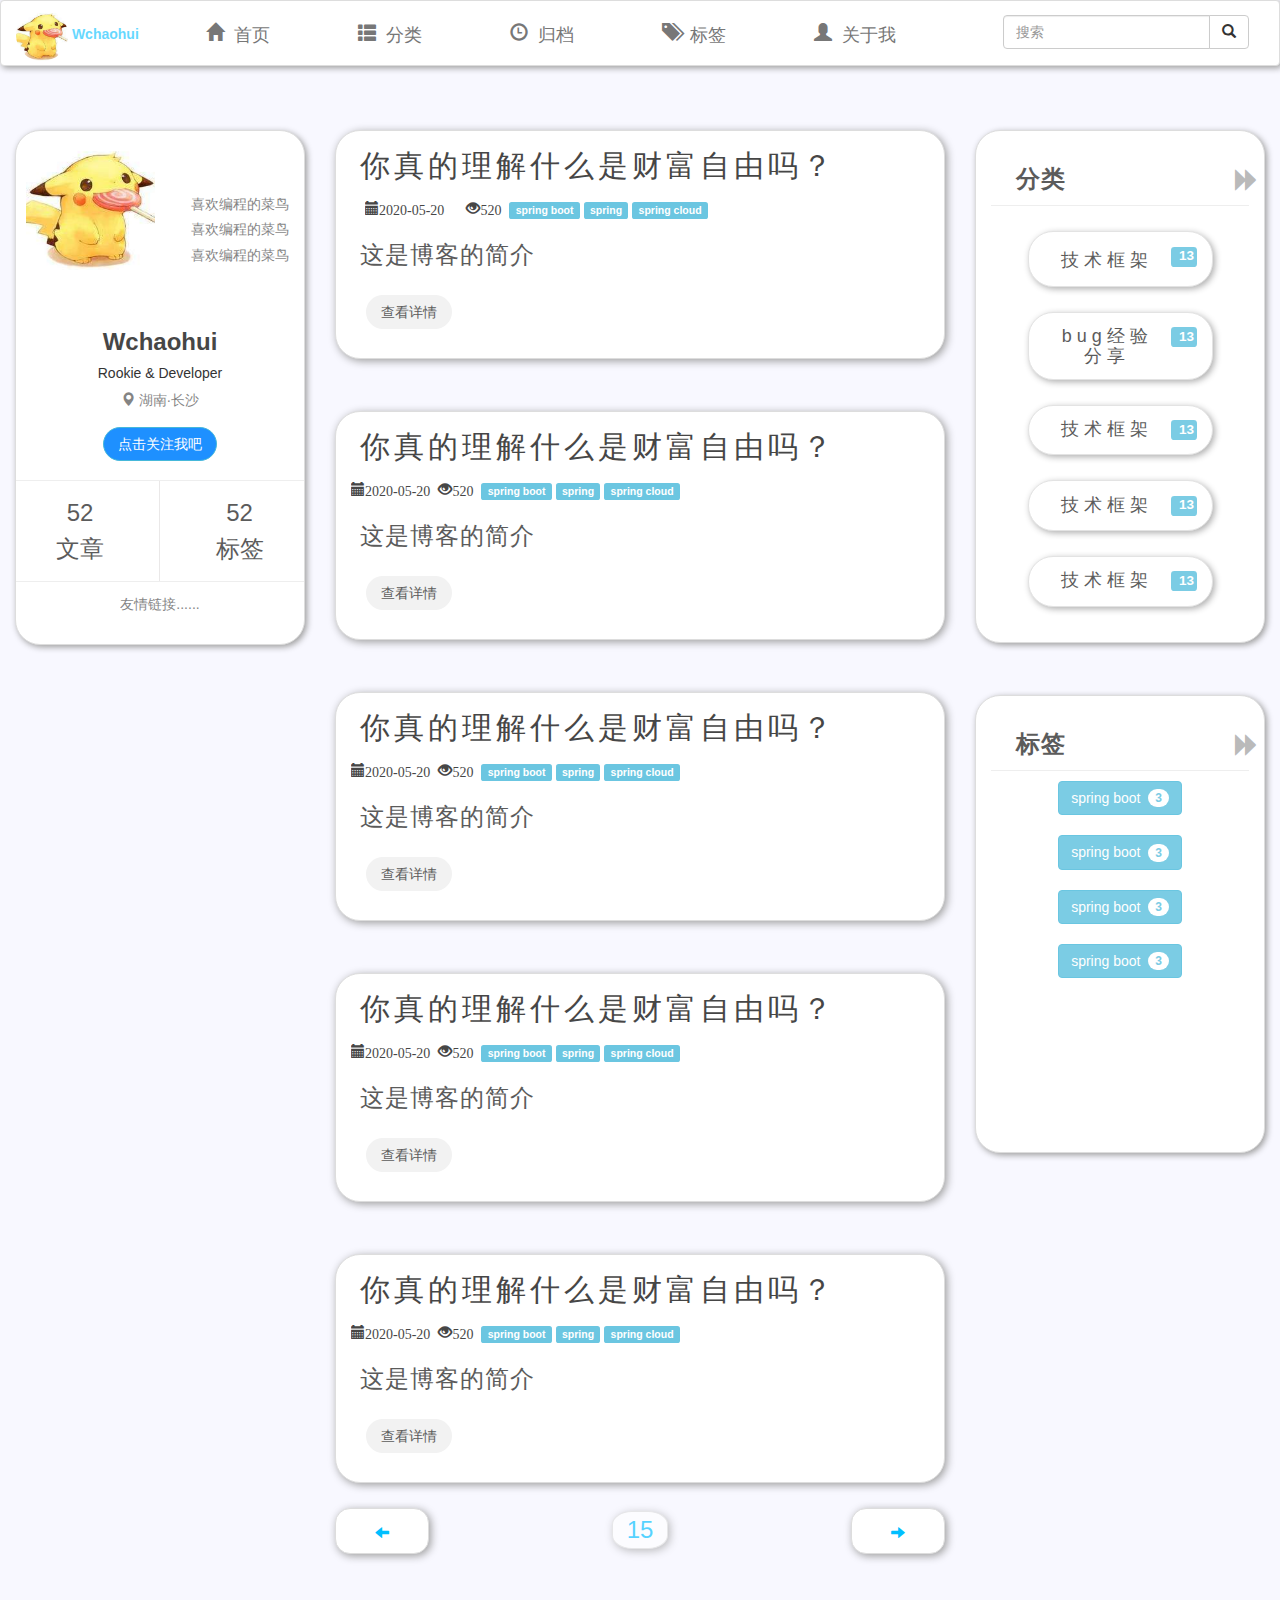
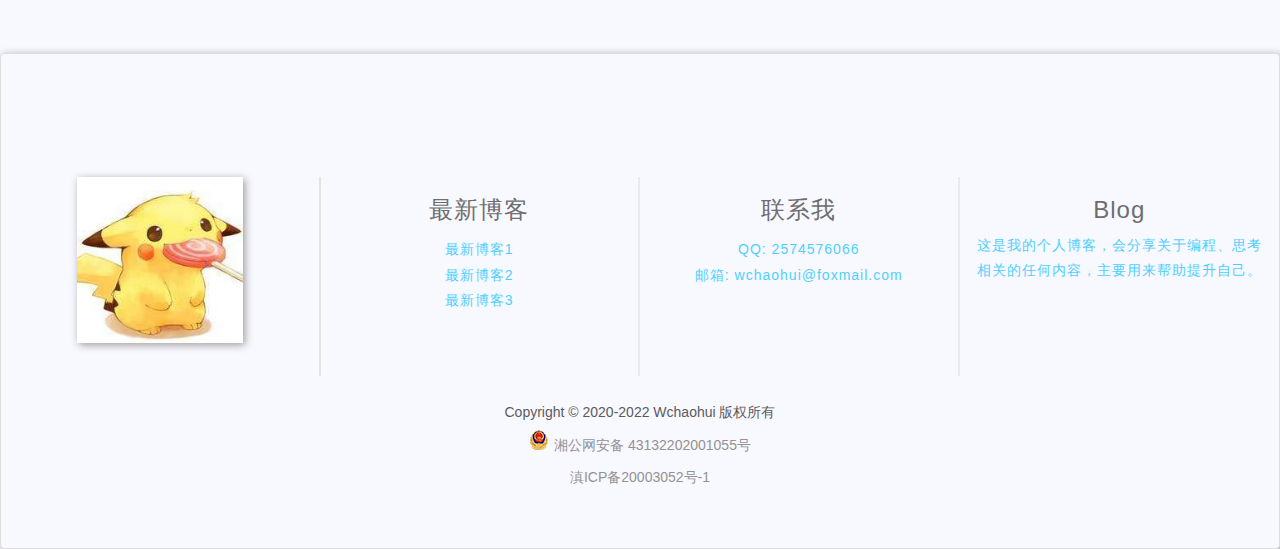
<file: index.html>
<!DOCTYPE html>
<html lang="en">
<head>
    <meta charset="UTF-8">
    <meta http-equiv="X-UA-Compatible" content="IE=edge">
    <meta name="viewport" content="width=device-width, initial-scale=1, maximum-scale=1, user-scalable=no">
    <title>Wchaohui</title>

    <!-- 最新版本的 Bootstrap 核心 CSS 文件 -->
    <link rel="stylesheet"
          href="https://cdn.jsdelivr.net/npm/bootstrap@3.3.7/dist/css/bootstrap.min.css"
          integrity="sha384-BVYiiSIFeK1dGmJRAkycuHAHRg32OmUcww7on3RYdg4Va+PmSTsz/K68vbdEjh4u"
          crossorigin="anonymous">
    <link rel="stylesheet" href="./static/css/me.css">
</head>
<body>
<!--导航条-->
<nav class="navbar navbar-default row text-center thumbnail m-box-shadow-mini m-margin-none m-padded-none" role="navigation" style="height:66px;margin-bottom: 0px">
    <div class="content">
    <div class="container-fluid">
        <div class="navbar-header">
            <button type="button" class="navbar-toggle collapsed" data-toggle="collapse" data-target="#bs-example-navbar-collapse-1" aria-expanded="false">
                <span class="sr-only">Toggle navigation</span>
                <span class="icon-bar"></span>
                <span class="icon-bar"></span>
                <span class="icon-bar"></span>
            </button>
            <a class="" href="#">
                <div class="form-inline navbar-btn ">
                    <img class="m-div-imag-size m-padded-none" src="./static/images/headProtrait.jpg" style="border-radius: 55%;">
                    <b class="m-opacity-big m-font-color-blue">Wchaohui</b>
                </div>

            </a>
        </div>

        <div class="collapse navbar-collapse " id="bs-example-navbar-collapse-1" style="padding-top: 6px">
            <ul class="nav navbar-nav ">
                <li><a href="#" style="font-size: 18px;margin-left: 52px"><span class="glyphicon glyphicon-home"
                                                                                style="padding-right: 6px"
                                                                                aria-hidden="true">&ensp;首页</span> </a></li>
                <li><a href="#" style="font-size: 18px;margin-left: 52px"><span class="glyphicon glyphicon-th-list"
                                                                                style="padding-right: 6px"
                                                                                aria-hidden="true">&ensp;分类 </span></a></li>
                <li><a href="#" style="font-size: 18px;margin-left: 52px"><span class="glyphicon glyphicon-time"
                                                                                style="padding-right: 6px"
                                                                                aria-hidden="true">&ensp;归档 </span></a></li>
                <li><a href="#" style="font-size: 18px;margin-left: 52px"><span class="glyphicon glyphicon-tags"
                                                                                style="padding-right: 6px"
                                                                                aria-hidden="true">&ensp;标签</span> </a></li>
                <li><a href="#" style="font-size: 18px;margin-left: 52px "><span class="glyphicon glyphicon-user"
                                                                                 style="" aria-hidden="true">&ensp;关于我</span>
                </a></li>



            </ul>
            <div class="navbar-form navbar-right" >
                <div class="input-group">
                    <input type="text" class="form-control" placeholder="搜索">
                    <span class="input-group-btn">
                        <button class="btn btn-default" type="button"><span class="glyphicon glyphicon-search" aria-hidden="true"></span></button>
                   </span>
                </div><!-- /input-group -->
            </div><!-- /.col-lg-6 -->


        </div>

    </div>
    </div>

</nav>

<div class="content">
<!--内容主体-->
<div class="row m-margin-none " style="padding-top: 12px">
    <!-- 左侧 -->
    <div class="col-md-3"  >
        <nav class="collapse navbar-collapse m-padded-none " id="collapse-2" style="margin-top: 52px;padding-top: 0px;">
            <div class="panel panel-default panel-body m-border-radius m-box-shadow-mini  m-padded-none text-center" >
<!--                头像、介绍-->
                <div class="row m-middle">
<!--                    头像-->
                    <div class="col-md-6 center-block">
                        <img src="./static/images/headProtrait.jpg" class="img-responsive m-margin-large">
                    </div>
                    <!-- 介绍-->
                    <div class="col-md-6   m-opacity-big text-center">
                        <div class="m-margin-tb-big" >
                            <h5>喜欢编程的菜鸟</h5>
                            <h5>喜欢编程的菜鸟</h5>
                            <h5>喜欢编程的菜鸟</h5>
                        </div>
                    </div>
                </div>
                <!-- 个人信息 -->
                <div class="row text-center m-font-lined ">
                    <h3 class="m-opacity" style="margin-top: 0px;"><b>Wchaohui</b></h3>
                    <h5>Rookie & Developer</h5>
                    <h5 class="m-opacity-big"  style="margin-bottom: 0px" ><span class="glyphicon glyphicon-map-marker"aria-hidden="true"></span> 湖南·长沙</h5>
                    <button type="button" class="btn btn-info m-border-radius m-padded-lr-mini m-margin-tb-mini" style="background-color: dodgerblue;outline: none">点击关注我吧</button>
                </div>
<!--                 博客 、 标签 -->
                <hr class="m-margin-none">
                <div class="row ">

                    <!-- 博客 -->
                    <div class="col-md-6 m-padded-none m-opacity-mini m-padded-tb" style="border-right: 1px solid #E6E3E3">
                                <h3 class="m-font-mimi m-margin-none m-font-lined-mini">52</h3>
                                <h3 class="m-font-mini m-margin-none m-font-lined-mini">文章</h3>
                    </div>


                    <!-- 标签 -->
                    <div class="col-md-6 m-padded-none m-opacity-mini m-padded-tb" >
                        <h3 class="m-font-mimi m-margin-none m-font-lined-mini">52</h3>
                        <h3 class="m-font-mini m-margin-none m-font-lined-mini">标签</h3>
                    </div>

                </div>
                <hr class="m-margin-none" style="padding-left: 0;padding-right:0">
                <div class="row m-opacity-big m-margin-tiny m-div-min-height-mini">
                    <h5>友情链接......</h5>
                </div>

                

            </div>
        </nav>
    </div>


    <!--    中间-->
    <div class="col-md-6" >
        <!--        header-->
        <!--        <div class="panel panel-default panel-body m-padded-tb-mini" style="margin-bottom: 0px">-->
        <!--            <div class="row text-center">-->
        <!--                <div class="col-md-2" style="color: aqua"><h3>博客</h3></div>-->
        <!--                <h3 class="col-md-2 col-md-offset-8" >共 <strong style="color: darkorange">14</strong> 篇</h3>-->
        <!--            </div>-->
        <!--        </div>-->
        <!--        中间内容-->
        <div>
            <div class="panel panel-default panel-body m-border-radius m-box-shadow" style="margin-top: 52px">
                <!--            标题-->
                <div class="m-padded-tb-mini m-font-spaced-mini m-font-padded-left m-opacity"><h2 class="m-margin-none">你真的理解什么是财富自由吗？</h2></div>
                <div class="row container-fluid m-opacity" style="margin-top: 8px;">
                    <div class="text-left" style="margin-top:6px;margin-right: 3px" >
                        <span class="glyphicon glyphicon-calendar m-padded-lr-mini"  style="padding-right:0.3em" aria-hidden="true">2020-05-20</span>
                        <span class=" glyphicon glyphicon-eye-open m-padded-lr-mini" style="padding-top: 0.1em;padding-right:0.3em" aria-hidden="true">520</span>
                        <span class="label label-info ">spring boot</span>
                        <span class="label label-info ">spring</span>
                        <span class="label label-info ">spring cloud</span>
                    </div>
                </div>
                <div class="m-padded-tb-mini m-font-spaced m-font-padded-left m-opacity-mini m-margin-none"><h3>这是博客的简介</h3></div>
                <div class="m-padded-tb col-md-2 "><button type="button" class="btn btn-primary-outline  m-opacity-mini m-padded-lr-mini" style="border-radius: 25px;outline: none;">查看详情</button></div>



            </div>

            <div class="panel panel-default panel-body m-border-radius m-box-shadow" style="margin-top: 52px">
                <!--            标题-->
                <div class="m-padded-tb-mini m-font-spaced-mini m-font-padded-left m-opacity"><h2 class="m-margin-none">你真的理解什么是财富自由吗？</h2></div>
                <div class="row container-fluid m-opacity" style="margin-top: 8px">
                    <div class="text-left m-padded-none" style="margin-top:6px;margin-right: 3px" >
                        <span class="glyphicon glyphicon-calendar m-padded-none text-right"  style="padding-right:0.3em" aria-hidden="true">2020-05-20</span>
                        <span class="text-right glyphicon glyphicon-eye-open m-padded-none" style="padding-top: 0.1em;padding-right:0.3em" aria-hidden="true">520</span>
                        <span class="label label-info">spring boot</span>
                        <span class="label label-info">spring</span>
                        <span class="label label-info">spring cloud</span>
                    </div>
                </div>
                <div class="m-padded-tb-mini m-font-spaced m-font-padded-left m-opacity-mini m-margin-none"><h3>这是博客的简介</h3></div>
                <div class="m-padded-tb col-md-2 "><button type="button" class="btn btn-primary-outline  m-opacity-mini m-padded-lr-mini" style="border-radius: 25px;outline: none;">查看详情</button></div>



            </div>
            <div class="panel panel-default panel-body m-border-radius m-box-shadow" style="margin-top: 52px">
                <!--            标题-->
                <div class="m-padded-tb-mini m-font-spaced-mini m-font-padded-left m-opacity"><h2 class="m-margin-none">你真的理解什么是财富自由吗？</h2></div>
                <div class="row container-fluid m-opacity" style="margin-top: 8px">
                    <div class="text-left m-padded-none" style="margin-top:6px;margin-right: 3px" >
                        <span class="glyphicon glyphicon-calendar m-padded-none text-right"  style="padding-right:0.3em" aria-hidden="true">2020-05-20</span>
                        <span class="text-right glyphicon glyphicon-eye-open m-padded-none" style="padding-top: 0.1em;padding-right:0.3em" aria-hidden="true">520</span>
                        <span class="label label-info">spring boot</span>
                        <span class="label label-info">spring</span>
                        <span class="label label-info">spring cloud</span>
                    </div>
                </div>
                <div class="m-padded-tb-mini m-font-spaced m-font-padded-left m-opacity-mini m-margin-none"><h3>这是博客的简介</h3></div>
                <div class="m-padded-tb col-md-2 "><button type="button" class="btn btn-primary-outline  m-opacity-mini m-padded-lr-mini" style="border-radius: 25px;outline: none;">查看详情</button></div>



            </div>
            <div class="panel panel-default panel-body m-border-radius m-box-shadow" style="margin-top: 52px">
                <!--            标题-->
                <div class="m-padded-tb-mini m-font-spaced-mini m-font-padded-left m-opacity"><h2 class="m-margin-none">你真的理解什么是财富自由吗？</h2></div>
                <div class="row container-fluid m-opacity" style="margin-top: 8px">
                    <div class="text-left m-padded-none" style="margin-top:6px;margin-right: 3px" >
                        <span class="glyphicon glyphicon-calendar m-padded-none text-right"  style="padding-right:0.3em" aria-hidden="true">2020-05-20</span>
                        <span class="text-right glyphicon glyphicon-eye-open m-padded-none" style="padding-top: 0.1em;padding-right:0.3em" aria-hidden="true">520</span>
                        <span class="label label-info">spring boot</span>
                        <span class="label label-info">spring</span>
                        <span class="label label-info">spring cloud</span>
                    </div>
                </div>
                <div class="m-padded-tb-mini m-font-spaced m-font-padded-left m-opacity-mini m-margin-none"><h3>这是博客的简介</h3></div>
                <div class="m-padded-tb col-md-2 "><button type="button" class="btn btn-primary-outline  m-opacity-mini m-padded-lr-mini" style="border-radius: 25px;outline: none;">查看详情</button></div>



            </div>
            <div class="panel panel-default panel-body m-border-radius m-box-shadow" style="margin-top: 52px">
                <!--            标题-->
                <div class="m-padded-tb-mini m-font-spaced-mini m-font-padded-left m-opacity"><h2 class="m-margin-none">你真的理解什么是财富自由吗？</h2></div>
                <div class="row container-fluid m-opacity" style="margin-top: 8px">
                    <div class="text-left m-padded-none" style="margin-top:6px;margin-right: 3px" >
                        <span class="glyphicon glyphicon-calendar m-padded-none text-right"  style="padding-right:0.3em" aria-hidden="true">2020-05-20</span>
                        <span class="text-right glyphicon glyphicon-eye-open m-padded-none" style="padding-top: 0.1em;padding-right:0.3em" aria-hidden="true">520</span>
                        <span class="label label-info">spring boot</span>
                        <span class="label label-info">spring</span>
                        <span class="label label-info">spring cloud</span>
                    </div>
                </div>
                <div class="m-padded-tb-mini m-font-spaced m-font-padded-left m-opacity-mini m-margin-none"><h3>这是博客的简介</h3></div>
                <div class="m-padded-tb col-md-2 "><button type="button" class="btn btn-primary-outline  m-opacity-mini m-padded-lr-mini" style="border-radius: 25px;outline: none;">查看详情</button></div>



            </div>



<!--            简介-->

        </div>






        <!--        footer分页跳转-->
        <nav aria-label="Page navigation">
            <ul class="pager text-center m-margin-tb-tiny" style="margin-bottom: 99px">
                <li class="previous " ><a href="#" class="m-box-shadow"><span class="glyphicon glyphicon-arrow-left m-padded-max m-font-color-blue " aria-hidden="true"></span></a></li>
                <li><span class="btn btn-lg disabled " style="border-radius: 35%;margin-top: 3px;box-shadow: 2px 2px 8px #9C9C9C"><h3 class="m-margin-none m-font-color-blue">15</h3></span></li>
                <li class="next"><a class="m-box-shadow" href="#"> <span class="glyphicon glyphicon-arrow-right m-padded-max m-font-color-blue" aria-hidden="true"></span></a></li>
            </ul>
        </nav>

    </div>

    <!-- 右侧 -->
    <div class="col-md-3 " >
        <div class="m-padded-none " style="margin-top: 52px;padding-top: 0px;" >
<!--            分类-->
            <div class="panel panel-default panel-body m-border-radius m-box-shadow-mini " >
                <div class=" page-header m-padded-none m-margin-none" style="padding-left: 25px">
                    <h3 class="row m-opacity-mini m-font-spaced ">
                        <b class="col-md-5">分类</b>
                        <a class="col-md-2 col-md-offset-5" href="#"><span class="glyphicon glyphicon-forward text-right " style="color: darkgray;margin-bottom: 5px" aria-hidden="true"></span></a>
                    </h3>
                </div>
                <!-- 分类具体内容 -->
                <div class="col-md-10 col-md-offset-1 text-center m-opacity-mini m-div-min-height">
                    <div class="panel panel-default panel-body m-border-radius m-margin-top m-padded-tb-tiny m-box-shadow-mini ">
                        <h4 class="m-center-block m-font-lined-mini">
                            <div class="col-md-10 m-font-spaced-tiny " style="padding-bottom: 8px">技术框架</div>
                            <span class="col-md-2  label label-info " style="margin-bottom: 10px">13</span>
                        </h4>
                    </div>
                    <div class="panel panel-default panel-body m-border-radius m-margin-top m-padded-tb-tiny m-box-shadow-mini">
                        <h4>
                            <div class="col-md-10 m-font-spaced-tiny" style="padding-bottom: 8px">bug经验分享</div>
                            <span class="col-md-2  label label-info" style="margin-bottom: 10px">13</span>
                        </h4>
                    </div>

                    <div class="panel panel-default panel-body m-border-radius m-margin-top m-padded-tb-tiny m-box-shadow-mini">
                        <h4>
                            <div class="col-md-10 m-font-spaced-tiny" style="padding-bottom: 8px">技术框架</div>
                            <span class="col-md-2  label label-info" style="margin-bottom: 10px">13</span>
                        </h4>
                    </div>
                    <div class="panel panel-default panel-body m-border-radius m-margin-top m-padded-tb-tiny m-box-shadow-mini">
                        <h4>
                            <div class="col-md-10 m-font-spaced-tiny" style="padding-bottom: 8px">技术框架</div>
                            <span class="col-md-2  label label-info" style="margin-bottom: 10px">13</span>
                        </h4>
                    </div>
                    <div class="panel panel-default panel-body m-border-radius m-margin-top m-padded-tb-tiny m-box-shadow-mini">
                        <h4>
                            <div class="col-md-10 m-font-spaced-tiny" style="padding-bottom: 8px">技术框架</div>
                            <span class="col-md-2  label label-info" style="margin-bottom: 10px">13</span>
                        </h4>
                    </div>

                </div>
            </div>
<!--            标签-->
            <div class="panel panel-default panel-body m-border-radius m-box-shadow-mini m-margin-tb ">
                <div class=" page-header m-padded-none m-margin-none" style="padding-left: 25px">
                    <h3 class="row m-opacity-mini m-font-spaced ">
                        <b class="col-md-5">标签</b>
                        <a class="col-md-2 col-md-offset-5" href="#"><span class="glyphicon glyphicon-forward text-right " style="color: darkgray;margin-bottom: 5px" aria-hidden="true"></span></a>
                    </h3>
                </div>
                <!-- 标签具体内容 -->
                <div class="m-opacity-mini m-div-min-height  m-margin-none text-center" >
<!--                    <div class="col-md-5 m-margin-tiny "><h3 ><span class="label label-info">spring boot</span></h3></div>-->
                    <span class="btn btn-info m-margin-large">spring boot&nbsp;&nbsp;<span class="badge">3</span> </span>
                    <span class="btn btn-info m-margin-large">spring boot&nbsp;&nbsp;<span class="badge">3</span> </span>
                    <span class="btn btn-info m-margin-large">spring boot&nbsp;&nbsp;<span class="badge">3</span> </span>
                    <span class="btn btn-info m-margin-large">spring boot&nbsp;&nbsp;<span class="badge">3</span> </span>


                </div>
            </div>
        </div>

    </div>
    </div>
</div>
<!--底部footer-->
<footer   class="thumbnail text-center  m-box-shadow m-padded-none m-margin-none" style="background-color: ghostwhite" >
    <div class="content">

    <div class="col-md-12 m-font-spaced">
        <div class="row  m-padded-none m-margin-tb-mini" style="padding-top: 52px;">

            <div class="col-md-3 m-div-min-height-large " style="border-right: 2px solid #E6E3E3">
                <img src="./static/images/headProtrait.jpg" class="m-box-shadow" style="width: 166px; height: 166px">
            </div>
            <div class="col-md-3 m-div-min-height-large m-opacity-tiny" style="border-right: 2px solid #E6E3E3">
                <h3>最新博客</h3>
                <div class="m-margin-tb-mini " >
                    <h5 ><a href="#" style="color: deepskyblue">最新博客1</a></h5>
                    <h5><a href="#" style="color: deepskyblue">最新博客2</a></h5>
                    <h5><a href="#" style="color: deepskyblue">最新博客3</a></h5>
                </div>

            </div>
            <div class="col-md-3 m-div-min-height-large m-opacity-tiny" style="border-right: 2px solid #e6e3e3">
                <h3>联系我</h3>
                <div class="m-margin-tb-mini m-font-color-blue">
                    <h5>QQ: 2574576066</h5>
                    <h5>邮箱: wchaohui@foxmail.com</h5>
                </div>

            </div>

            <div class="col-md-3 m-div-min-height-large m-opacity-tiny m-font-spaced">
                <h3>Blog</h3>
                <h5 class="m-font-lined m-font-color-blue ">这是我的个人博客，会分享关于编程、思考相关的任何内容，主要用来帮助提升自己。</h5>
            </div>
        </div>
    </div>
        <div class="row m-margin-tb m-margin-none">
            <div class="col-md-6 col-md-offset-3">
<!-- 分割线               <div class="m-aline "></div>-->
                <div>
                    <h5 class="m-opacity-mini">Copyright © 2020-2022 Wchaohui 版权所有</h5>
                    <div style="width:300px;margin:auto;">
                        <a target="_blank" href="http://www.beian.gov.cn/portal/registerSystemInfo?recordcode=43132202001055"
                           style="display:inline-block;text-decoration:none;">
                            <img src="./static/images/备案图标.png" style="float:left;"/>
                            <p style="float:left;margin: 5px 0px 0px 5px; color:#939393;">湘公网安备 43132202001055号</p>
                        </a>
                    </div>
                    <h5 ><a href="http://www.beian.miit.gov.cn" style="color: #939393">滇ICP备20003052号-1</a></h5>


                </div>



            </div>


        </div>
    </div>


</footer>
<script src="https://cdn.staticfile.org/jquery/1.10.2/jquery.min.js"></script>
<!-- 最新的 Bootstrap 核心 JavaScript 文件 -->
<script src="https://cdn.jsdelivr.net/npm/bootstrap@3.3.7/dist/js/bootstrap.min.js"
        integrity="sha384-Tc5IQib027qvyjSMfHjOMaLkfuWVxZxUPnCJA7l2mCWNIpG9mGCD8wGNIcPD7Txa"
        crossorigin="anonymous">
</script>
</body>
</html>
</file>
<file: static/css/me.css>
a:link {
    color: black;
    text-decoration:none;
}
/* 未访问链接*/
a:visited {
    color: black;
    text-decoration:none;
}

/* 已访问链接 */
a:hover {
    color: orange;
    text-decoration:none;
}  /* 鼠标移动到链接上 */
a:active {
    color:orange;
    text-decoration:none;
}

.m-imag-size {
    width: 100%;
    height: 100%;
}
.m-padded-mini {
    padding: 9px 5px 9px 5px;
}

.m-imag-size-max {
    width: 100%;
    height: 100%;
}
.m-div-imag-size {
    width: 52px;
    height: 52px;
}.m-div-imag-tiny {
     width: 180px;
     height: 180px;
 }
.m-padded-none {
    padding: 0px;
}
.m-div-min-height-mini {

    min-height: 52px;

}
.m-div-min-height-large {

    min-height: 199px;

}
.m-div-min-height {
    min-height: 366px;

}
.m-tag-color {
    background-color: aliceblue;
    color: black;
}

.m-margin-none{
    margin: 0px;
}


.m-margin-top {
    margin-top: 25px;
}
.m-margin-tb-mini {
    margin-top: 19px;
    margin-bottom: 19px;
}
.m-margin-tb-tiny {
    margin-top: 25px;
    margin-bottom: 25px;
}
.m-margin-tb {
    margin-top: 52px;
    margin-bottom: 52px;
}
.m-margin-tb-big {
    margin-top: 66px;
    margin-bottom: 66px;
}
.m-margin-big {
    margin: 52px 52px 52px 52px;
}
.m-margin-tiny {
    margin: 5px 10px 5px 10px;
}
.m-margin-large{
    margin: 10px 10px 10px 10px;
}
.m-box-shadow {
    box-shadow:2px 2px 8px #9C9C9C;
}
.m-box-shadow-mini {
    box-shadow:2px 2px 6px #9C9C9C;
}
.m-margin-min{
    margin: 10px 10px 10px 10px;

}

.m-padded-lr-mini {
    padding-left: 1em;
    padding-right: 1em;
}
.m-padded-lr {
    padding-left: 2em;
    padding-right: 2em;
}
.m-padded-right {
    padding-right: 1em;
}

.m-padded-tb-mini {
    padding-top: 0.2em;
    padding-bottom: 0.2em;
}
.m-padded-tb-tiny {
    padding-top: 0.3em;
    padding-bottom: 0.3em;
}
.m-padded-tb-small {
    padding-top: 0.5em;
    padding-bottom: 0.5em;
}
.m-padded-tb {
    padding-top: 1em;
    padding-bottom: 1em;
}
.m-padded-tb-large {
    padding-top: 2em;
    padding-bottom: 2em;
}
.m-padded-tb-big {
    padding-top: 3em;
    padding-bottom: 3em;
}
.m-padded-tb-huge {
    padding-top: 4em;
    padding-bottom:4em;
}
.m-padded-tb-massive {
    padding-top: 5em;
    padding-bottom: 5em;
}

.m-font-padded-left{
    padding-left: 9px;
}
.m-font-thin {
    font-width: 300px;
}
.m-font-spaced-mini {
    letter-spacing: 4px;
}
.m-font-spaced {
    letter-spacing: 1px;
}
.m-font-spaced-large {
    letter-spacing: 3px;
}
.m-font-spaced-tiny {
    letter-spacing: 5px;
}
.m-font-lined {
    line-height: 1.8;
}
.m-font-lined-mini {
    line-height: 1.5;
}
.m-font-color-blue {
    color: deepskyblue;
}
/**
转载
 */
.m-reprint {
    color: brown;
    border-color: brown;
}
/**
转载
 */
.m-original {
    color: deepskyblue;
    border-color: deepskyblue;
}


/*
    透明度
 */
.m-opacity-mini {
    opacity: 0.8;
}
.m-opacity {
    opacity: 0.90;
}
.m-opacity-tiny {
    opacity: 0.7;
}
.m-opacity-big {
    opacity: 0.6;
}
/*
圆角
 */
.m-border-radius {
    border-radius: 25px;
}

.m-border-radius-tiny {
    border-radius: 15px;
}

/*
竖线
 */
.m-vLine {
    float:left;
    margin-top: 0px;
    width: 1px;
    height: 88px;
    background: #E6E3E3;
}
/*
    横线
 */
.m-aline {
    background-color:#E6E3E3;
    height:2px;

}
body {
    -webkit-text-size-adjust : 100% ;
    -moz-text-size-adjust : 100% ;
    -ms-text-size-adjust : 100% ;
    text-size-adjust : 100%;
    background-color: ghostwhite;
}
/*
垂直居中
 */
.m-middle {
    float: none;
    display: inline-block;
    vertical-align: middle;
}

.content {
    max-width: 1666px;
    margin-right: auto;
    margin-left: auto;
}

/**
横虚线
 */
.m-cross-dotted {
    border-bottom-style: dotted;
    border-width: 2px;
    border-color: #9C9C9C;
    margin-top: 29px;
    margin-bottom: 29px;
    opacity: 0.29;

}
.m-padded-max {
    padding-left:25px;
    padding-right:25px;
    padding-top: 10px;
    padding-bottom: 10px;
}

/*
上下居中
 */
.m-vCenter {
    margin-top: auto;
    margin-bottom: auto;
}

/*
赏
 */
.m-btn-admire {
    border-radius: 55%;
    width: 99px;
    height:99px;
    margin:auto;
    font-size: 52px;

}

.node {
    width: 12px;
    color: #fff;
    height: 12px;
    border-radius: 50%;
    margin: 11px 0 0 -8px;
    display: inline-block;
    background-color: #38b7ea;
}


/* 提示框小角的小方块 */

.m-inner{

    background-color:#FFF;

    width:10px;

    height:10px;

    border:1px solid #ddd;

    /* 旋转小方块并调整位置形成尖角 */

    position:relative;

    left: -20px;
    top: -5px;

    transform:rotate(-45deg);

    border-right:0px;

    border-bottom:0px;


}
</file>
